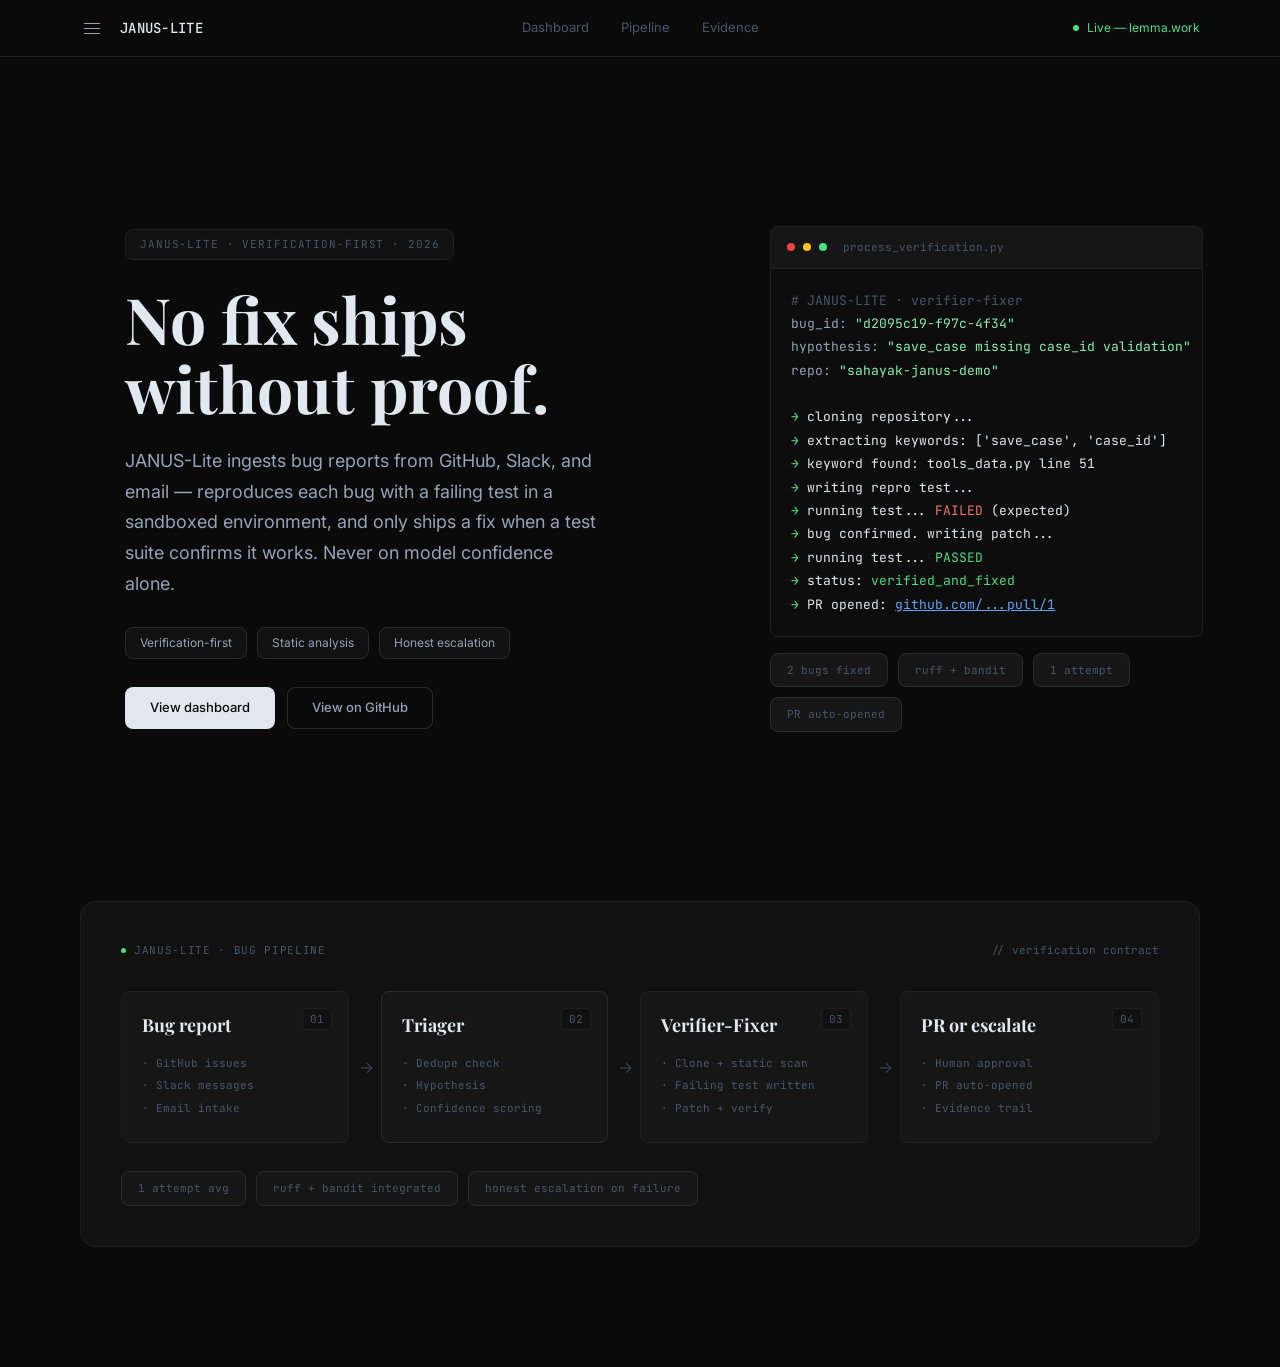
<file: janus-lite/site/index.html>
<!DOCTYPE html>
<html lang="en">
<head>
<meta charset="UTF-8" />
<meta name="viewport" content="width=device-width, initial-scale=1.0" />
<title>JANUS-LITE — No fix ships without proof.</title>
<link rel="preconnect" href="https://fonts.googleapis.com">
<link href="https://fonts.googleapis.com/css2?family=Playfair+Display:wght@400;500;600;700&family=Inter:wght@400;500;600&family=JetBrains+Mono:wght@400;500&display=swap" rel="stylesheet">
<link rel="stylesheet" href="css/style.css" />
</head>
<body>

<div class="sidebar-overlay" data-sidebar-overlay></div>
<aside class="sidebar" data-sidebar>
  <div class="sidebar-header">JANUS-LITE</div>
  <div class="sidebar-label">Navigation</div>
  <a class="sidebar-item" href="dashboard.html">Dashboard</a>
  <a class="sidebar-item" href="pipeline.html">Pipeline</a>
  <a class="sidebar-item" href="dashboard.html">Evidence</a>
  <div class="sidebar-divider"></div>
  <div class="sidebar-label">System</div>
  <div class="sidebar-system-item">Pod: janus-lite</div>
  <div class="sidebar-system-item">Model: Claude Sonnet</div>
  <div class="sidebar-system-item">Agent access <small>ayush@gappy.ai</small></div>
  <div class="sidebar-footer">v1.0 · Gappy AI Hackathon 2026</div>
</aside>

<header class="topnav">
  <div class="topnav-inner">
    <div class="topnav-left">
      <button class="menu-btn" data-menu-toggle aria-label="Open menu">
        <span></span><span></span><span></span>
      </button>
      <span class="brand">JANUS-LITE</span>
    </div>
    <nav class="topnav-center">
      <a href="dashboard.html">Dashboard</a>
      <a href="pipeline.html">Pipeline</a>
      <a href="dashboard.html">Evidence</a>
    </nav>
    <div class="topnav-right">
      <span class="pulse-dot"></span>
      <span>Live — lemma.work</span>
    </div>
  </div>
</header>

<section class="hero">
  <div class="hero-inner">
    <div class="hero-left">
      <span class="eyebrow-pill">Janus-lite · verification-first · 2026</span>
      <h1 class="hero-heading">No fix ships<br />without proof.</h1>
      <p class="hero-sub">JANUS-Lite ingests bug reports from GitHub, Slack, and email — reproduces each bug with a failing test in a sandboxed environment, and only ships a fix when a test suite confirms it works. Never on model confidence alone.</p>
      <div class="hero-tags">
        <span class="tag">Verification-first</span>
        <span class="tag">Static analysis</span>
        <span class="tag">Honest escalation</span>
      </div>
      <div class="hero-actions">
        <a class="btn btn-primary" href="dashboard.html">View dashboard</a>
        <a class="btn btn-secondary" href="https://github.com/Sriharinesh-Sureshkumar/sahayak-janus-demo" target="_blank" rel="noopener">View on GitHub</a>
      </div>
    </div>

    <div class="hero-right">
      <div class="term-window">
        <div class="term-chrome">
          <span class="term-dot red"></span>
          <span class="term-dot yellow"></span>
          <span class="term-dot green"></span>
          <span class="term-title">process_verification.py</span>
        </div>
        <div class="term-body"><span class="term-comment"># JANUS-LITE · verifier-fixer</span>
<span class="term-key">bug_id:</span> <span class="term-val">"d2095c19-f97c-4f34"</span>
<span class="term-key">hypothesis:</span> <span class="term-val">"save_case missing case_id validation"</span>
<span class="term-key">repo:</span> <span class="term-val">"sahayak-janus-demo"</span>

<span class="term-arrow">→</span> cloning repository...
<span class="term-arrow">→</span> extracting keywords: ['save_case', 'case_id']
<span class="term-arrow">→</span> keyword found: tools_data.py line 51
<span class="term-arrow">→</span> writing repro test...
<span class="term-arrow">→</span> running test... <span class="term-fail">FAILED</span> (expected)
<span class="term-arrow">→</span> bug confirmed. writing patch...
<span class="term-arrow">→</span> running test... <span class="term-pass">PASSED</span>
<span class="term-arrow">→</span> status: <span class="term-pass">verified_and_fixed</span>
<span class="term-arrow">→</span> PR opened: <a class="term-link" href="https://github.com/Sriharinesh-Sureshkumar/sahayak-janus-demo/pull/1" target="_blank" rel="noopener">github.com/...pull/1</a></div>
      </div>
      <div class="term-metrics">
        <span class="metric-pill">2 bugs fixed</span>
        <span class="metric-pill">ruff + bandit</span>
        <span class="metric-pill">1 attempt</span>
        <span class="metric-pill">PR auto-opened</span>
      </div>
    </div>
  </div>
</section>

<section class="pipeline-section">
  <div class="wrap">
    <div class="pipeline-card">
      <div class="pipeline-card-top">
        <div class="left"><span class="sidebar-dot"></span> Janus-lite · bug pipeline</div>
        <div class="right">// verification contract</div>
      </div>

      <div class="pipeline-boxes">
        <div class="pipeline-box">
          <span class="pipeline-box-badge">01</span>
          <h3 class="pipeline-box-title">Bug report</h3>
          <ul>
            <li>· GitHub issues</li>
            <li>· Slack messages</li>
            <li>· Email intake</li>
          </ul>
          <span class="pipeline-arrow">→</span>
        </div>
        <div class="pipeline-box active">
          <span class="pipeline-box-badge">02</span>
          <h3 class="pipeline-box-title">Triager</h3>
          <ul>
            <li>· Dedupe check</li>
            <li>· Hypothesis</li>
            <li>· Confidence scoring</li>
          </ul>
          <span class="pipeline-arrow">→</span>
        </div>
        <div class="pipeline-box">
          <span class="pipeline-box-badge">03</span>
          <h3 class="pipeline-box-title">Verifier-Fixer</h3>
          <ul>
            <li>· Clone + static scan</li>
            <li>· Failing test written</li>
            <li>· Patch + verify</li>
          </ul>
          <span class="pipeline-arrow">→</span>
        </div>
        <div class="pipeline-box">
          <span class="pipeline-box-badge">04</span>
          <h3 class="pipeline-box-title">PR or escalate</h3>
          <ul>
            <li>· Human approval</li>
            <li>· PR auto-opened</li>
            <li>· Evidence trail</li>
          </ul>
        </div>
      </div>

      <div class="pipeline-stats">
        <span class="metric-pill">1 attempt avg</span>
        <span class="metric-pill">ruff + bandit integrated</span>
        <span class="metric-pill">honest escalation on failure</span>
      </div>
    </div>
  </div>
</section>

<script src="js/app.js"></script>
</body>
</html>
</file>
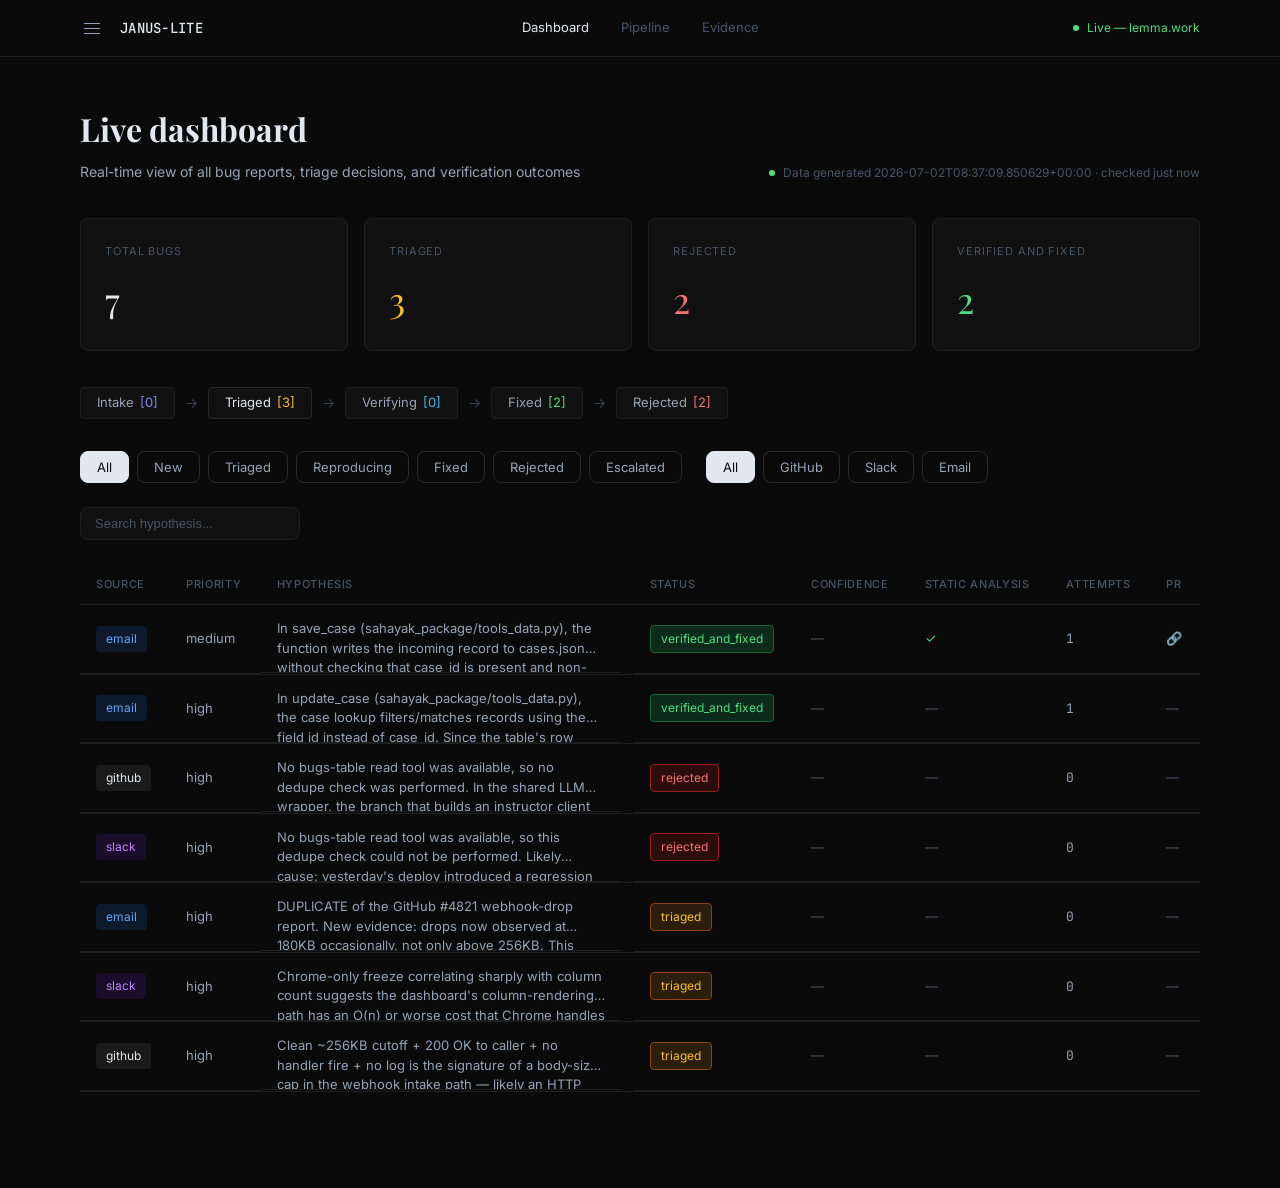
<file: janus-lite/site/dashboard.html>
<!DOCTYPE html>
<html lang="en">
<head>
<meta charset="UTF-8" />
<meta name="viewport" content="width=device-width, initial-scale=1.0" />
<title>Live dashboard — JANUS-LITE</title>
<link rel="preconnect" href="https://fonts.googleapis.com">
<link href="https://fonts.googleapis.com/css2?family=Playfair+Display:wght@400;500;600;700&family=Inter:wght@400;500;600&family=JetBrains+Mono:wght@400;500&display=swap" rel="stylesheet">
<link rel="stylesheet" href="css/style.css" />
</head>
<body>

<div class="sidebar-overlay" data-sidebar-overlay></div>
<aside class="sidebar" data-sidebar>
  <div class="sidebar-header">JANUS-LITE</div>
  <div class="sidebar-label">Navigation</div>
  <a class="sidebar-item active" href="dashboard.html"><span class="sidebar-dot"></span> Dashboard</a>
  <a class="sidebar-item" href="pipeline.html">Pipeline</a>
  <a class="sidebar-item" href="dashboard.html">Evidence</a>
  <div class="sidebar-divider"></div>
  <div class="sidebar-label">System</div>
  <div class="sidebar-system-item">Pod: janus-lite</div>
  <div class="sidebar-system-item">Model: Claude Sonnet</div>
  <div class="sidebar-system-item">Agent access <small>ayush@gappy.ai</small></div>
  <div class="sidebar-footer">v1.0 · Gappy AI Hackathon 2026</div>
</aside>

<header class="topnav">
  <div class="topnav-inner">
    <div class="topnav-left">
      <button class="menu-btn" data-menu-toggle aria-label="Open menu">
        <span></span><span></span><span></span>
      </button>
      <span class="brand">JANUS-LITE</span>
    </div>
    <nav class="topnav-center">
      <a href="dashboard.html" class="active">Dashboard</a>
      <a href="pipeline.html">Pipeline</a>
      <a href="dashboard.html">Evidence</a>
    </nav>
    <div class="topnav-right">
      <span class="pulse-dot"></span>
      <span>Live — lemma.work</span>
    </div>
  </div>
</header>

<main class="page">
  <div class="wrap">

    <div class="page-title-row">
      <div>
        <h1 class="page-title">Live dashboard</h1>
        <p class="page-subtitle">Real-time view of all bug reports, triage decisions, and verification outcomes</p>
      </div>
      <div class="page-meta">
        <span class="refresh-dot"></span>
        <span id="last-updated-text">Loading…</span>
      </div>
    </div>

    <div id="state-banner" class="state-banner"></div>

    <div class="metrics-row">
      <div class="metric-card">
        <div class="metric-label">Total bugs</div>
        <div class="metric-value" id="metric-total" style="color:#E2E8F0">&mdash;</div>
      </div>
      <div class="metric-card">
        <div class="metric-label">Triaged</div>
        <div class="metric-value" id="metric-triaged" style="color:#FBBF24">&mdash;</div>
      </div>
      <div class="metric-card">
        <div class="metric-label">Rejected</div>
        <div class="metric-value" id="metric-rejected" style="color:#F87171">&mdash;</div>
      </div>
      <div class="metric-card">
        <div class="metric-label">Verified and fixed</div>
        <div class="metric-value" id="metric-fixed" style="color:#4ADE80">&mdash;</div>
      </div>
    </div>

    <div class="flow-row">
      <div class="flow-step">Intake <span style="color:#818CF8">[<span id="flow-new">&mdash;</span>]</span></div>
      <span class="flow-connector">→</span>
      <div class="flow-step active">Triaged <span style="color:#FBBF24">[<span id="flow-triaged">&mdash;</span>]</span></div>
      <span class="flow-connector">→</span>
      <div class="flow-step">Verifying <span style="color:#38BDF8">[<span id="flow-reproducing">&mdash;</span>]</span></div>
      <span class="flow-connector">→</span>
      <div class="flow-step">Fixed <span style="color:#4ADE80">[<span id="flow-fixed">&mdash;</span>]</span></div>
      <span class="flow-connector">→</span>
      <div class="flow-step">Rejected <span style="color:#F87171">[<span id="flow-rejected">&mdash;</span>]</span></div>
    </div>

    <div class="filter-bar">
      <div class="filter-groups">
        <div class="filter-group">
          <button class="filter-pill selected" data-filter-status="all">All</button>
          <button class="filter-pill" data-filter-status="new">New</button>
          <button class="filter-pill" data-filter-status="triaged">Triaged</button>
          <button class="filter-pill" data-filter-status="reproducing">Reproducing</button>
          <button class="filter-pill" data-filter-status="verified_and_fixed">Fixed</button>
          <button class="filter-pill" data-filter-status="rejected">Rejected</button>
          <button class="filter-pill" data-filter-status="escalated">Escalated</button>
        </div>
        <div class="filter-group">
          <button class="filter-pill selected" data-filter-source="all">All</button>
          <button class="filter-pill" data-filter-source="github">GitHub</button>
          <button class="filter-pill" data-filter-source="slack">Slack</button>
          <button class="filter-pill" data-filter-source="email">Email</button>
        </div>
      </div>
      <input class="search-input" type="text" placeholder="Search hypothesis..." data-search />
    </div>

    <table class="bugs-table">
      <thead>
        <tr>
          <th>Source</th>
          <th>Priority</th>
          <th>Hypothesis</th>
          <th>Status</th>
          <th>Confidence</th>
          <th>Static analysis</th>
          <th>Attempts</th>
          <th>PR</th>
        </tr>
      </thead>
      <tbody id="bugs-tbody"></tbody>
    </table>

  </div>
</main>

<script src="js/app.js?v=3"></script>
<script src="js/dashboard.js?v=3"></script>
</body>
</html>
</file>
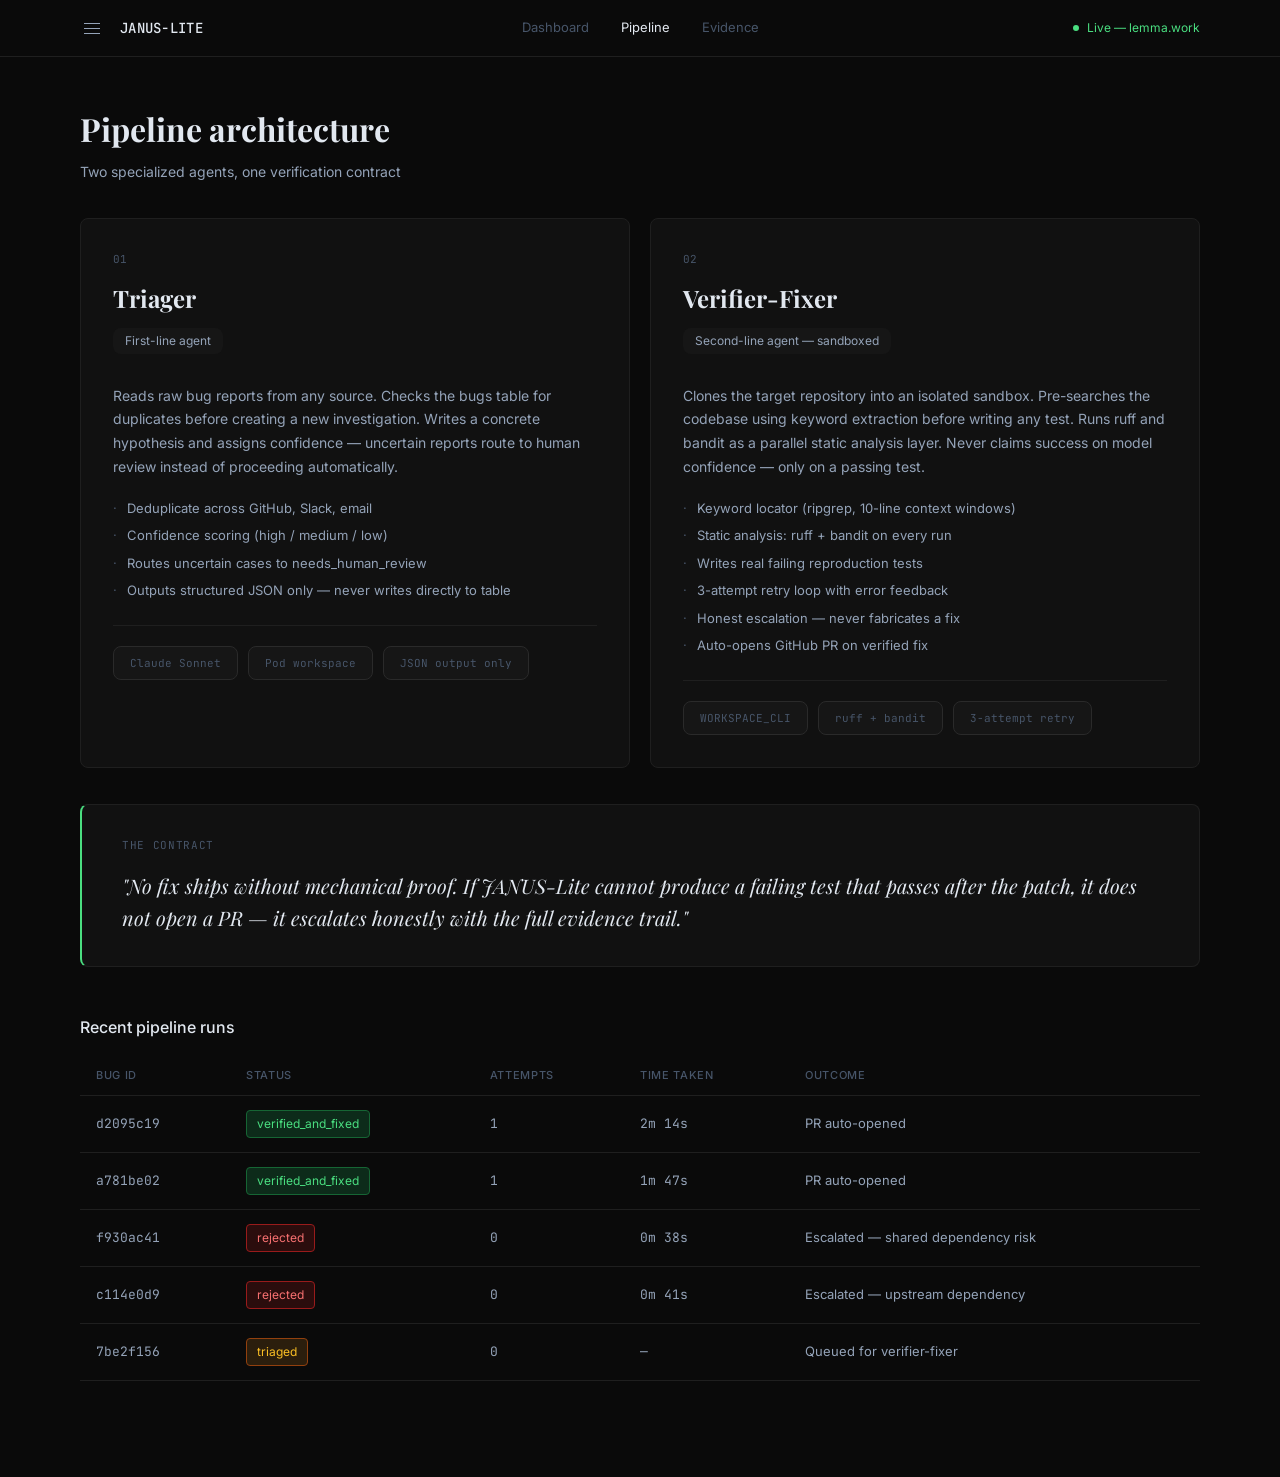
<file: janus-lite/site/pipeline.html>
<!DOCTYPE html>
<html lang="en">
<head>
<meta charset="UTF-8" />
<meta name="viewport" content="width=device-width, initial-scale=1.0" />
<title>Pipeline architecture — JANUS-LITE</title>
<link rel="preconnect" href="https://fonts.googleapis.com">
<link href="https://fonts.googleapis.com/css2?family=Playfair+Display:wght@400;500;600;700&family=Inter:wght@400;500;600&family=JetBrains+Mono:wght@400;500&display=swap" rel="stylesheet">
<link rel="stylesheet" href="css/style.css" />
</head>
<body>

<div class="sidebar-overlay" data-sidebar-overlay></div>
<aside class="sidebar" data-sidebar>
  <div class="sidebar-header">JANUS-LITE</div>
  <div class="sidebar-label">Navigation</div>
  <a class="sidebar-item" href="dashboard.html">Dashboard</a>
  <a class="sidebar-item active" href="pipeline.html"><span class="sidebar-dot"></span> Pipeline</a>
  <a class="sidebar-item" href="dashboard.html">Evidence</a>
  <div class="sidebar-divider"></div>
  <div class="sidebar-label">System</div>
  <div class="sidebar-system-item">Pod: janus-lite</div>
  <div class="sidebar-system-item">Model: Claude Sonnet</div>
  <div class="sidebar-system-item">Agent access <small>ayush@gappy.ai</small></div>
  <div class="sidebar-footer">v1.0 · Gappy AI Hackathon 2026</div>
</aside>

<header class="topnav">
  <div class="topnav-inner">
    <div class="topnav-left">
      <button class="menu-btn" data-menu-toggle aria-label="Open menu">
        <span></span><span></span><span></span>
      </button>
      <span class="brand">JANUS-LITE</span>
    </div>
    <nav class="topnav-center">
      <a href="dashboard.html">Dashboard</a>
      <a href="pipeline.html" class="active">Pipeline</a>
      <a href="dashboard.html">Evidence</a>
    </nav>
    <div class="topnav-right">
      <span class="pulse-dot"></span>
      <span>Live — lemma.work</span>
    </div>
  </div>
</header>

<main class="page">
  <div class="wrap">

    <div class="page-title-row">
      <div>
        <h1 class="page-title">Pipeline architecture</h1>
        <p class="page-subtitle">Two specialized agents, one verification contract</p>
      </div>
    </div>

    <div class="agent-cards">
      <div class="agent-card">
        <div class="agent-index">01</div>
        <h2 class="agent-title">Triager</h2>
        <span class="agent-role-tag">First-line agent</span>
        <p class="agent-desc">Reads raw bug reports from any source. Checks the bugs table for duplicates before creating a new investigation. Writes a concrete hypothesis and assigns confidence — uncertain reports route to human review instead of proceeding automatically.</p>
        <ul class="agent-list">
          <li>Deduplicate across GitHub, Slack, email</li>
          <li>Confidence scoring (high / medium / low)</li>
          <li>Routes uncertain cases to needs_human_review</li>
          <li>Outputs structured JSON only — never writes directly to table</li>
        </ul>
        <div class="agent-stat-row">
          <span class="metric-pill">Claude Sonnet</span>
          <span class="metric-pill">Pod workspace</span>
          <span class="metric-pill">JSON output only</span>
        </div>
      </div>

      <div class="agent-card">
        <div class="agent-index">02</div>
        <h2 class="agent-title">Verifier-Fixer</h2>
        <span class="agent-role-tag">Second-line agent — sandboxed</span>
        <p class="agent-desc">Clones the target repository into an isolated sandbox. Pre-searches the codebase using keyword extraction before writing any test. Runs ruff and bandit as a parallel static analysis layer. Never claims success on model confidence — only on a passing test.</p>
        <ul class="agent-list">
          <li>Keyword locator (ripgrep, 10-line context windows)</li>
          <li>Static analysis: ruff + bandit on every run</li>
          <li>Writes real failing reproduction tests</li>
          <li>3-attempt retry loop with error feedback</li>
          <li>Honest escalation — never fabricates a fix</li>
          <li>Auto-opens GitHub PR on verified fix</li>
        </ul>
        <div class="agent-stat-row">
          <span class="metric-pill">WORKSPACE_CLI</span>
          <span class="metric-pill">ruff + bandit</span>
          <span class="metric-pill">3-attempt retry</span>
        </div>
      </div>
    </div>

    <div class="contract-card">
      <div class="contract-label">The contract</div>
      <p class="contract-quote">"No fix ships without mechanical proof. If JANUS-Lite cannot produce a failing test that passes after the patch, it does not open a PR — it escalates honestly with the full evidence trail."</p>
    </div>

    <h2 class="section-title">Recent pipeline runs</h2>
    <table class="bugs-table">
      <thead>
        <tr>
          <th>Bug ID</th>
          <th>Status</th>
          <th>Attempts</th>
          <th>Time taken</th>
          <th>Outcome</th>
        </tr>
      </thead>
      <tbody>
        <tr>
          <td class="mono-cell">d2095c19</td>
          <td><span class="status-badge status-verified_and_fixed">verified_and_fixed</span></td>
          <td class="mono-cell attempts-mid">1</td>
          <td class="mono-cell">2m 14s</td>
          <td>PR auto-opened</td>
        </tr>
        <tr>
          <td class="mono-cell">a781be02</td>
          <td><span class="status-badge status-verified_and_fixed">verified_and_fixed</span></td>
          <td class="mono-cell attempts-mid">1</td>
          <td class="mono-cell">1m 47s</td>
          <td>PR auto-opened</td>
        </tr>
        <tr>
          <td class="mono-cell">f930ac41</td>
          <td><span class="status-badge status-rejected">rejected</span></td>
          <td class="mono-cell attempts-0">0</td>
          <td class="mono-cell">0m 38s</td>
          <td>Escalated — shared dependency risk</td>
        </tr>
        <tr>
          <td class="mono-cell">c114e0d9</td>
          <td><span class="status-badge status-rejected">rejected</span></td>
          <td class="mono-cell attempts-0">0</td>
          <td class="mono-cell">0m 41s</td>
          <td>Escalated — upstream dependency</td>
        </tr>
        <tr>
          <td class="mono-cell">7be2f156</td>
          <td><span class="status-badge status-triaged">triaged</span></td>
          <td class="mono-cell attempts-0">0</td>
          <td class="mono-cell">&mdash;</td>
          <td>Queued for verifier-fixer</td>
        </tr>
      </tbody>
    </table>

  </div>
</main>

<script src="js/app.js"></script>
</body>
</html>
</file>
<file: janus-lite/site/css/style.css>
/* ===========================================================
   JANUS-LITE design system
   =========================================================== */

:root {
  /* backgrounds */
  --bg-page: #0A0A0A;
  --bg-card: #111111;
  --bg-elevated: #161616;
  --bg-code: #0D0D0D;
  --bg-panel: #0F0F0F;
  --bg-sidebar: #0F0F0F;
  --bg-overlay: rgba(10, 10, 10, 0.6);

  /* borders */
  --border: #1F1F1F;
  --border-hover: #2A2A2A;

  /* text */
  --text-primary: #E2E8F0;
  --text-secondary: #94A3B8;
  --text-muted: #475569;
  --text-code: #86EFAC;

  /* status */
  --status-fixed-text: #4ADE80;
  --status-fixed-bg: #0D2B1A;
  --status-fixed-border: #166534;

  --status-rejected-text: #F87171;
  --status-rejected-bg: #2B0D0D;
  --status-rejected-border: #991B1B;

  --status-triaged-text: #FBBF24;
  --status-triaged-bg: #2B1E0D;
  --status-triaged-border: #92400E;

  --status-review-text: #818CF8;
  --status-review-bg: #1A1A2B;
  --status-review-border: #3730A3;

  --status-escalated-text: #FB923C;
  --status-escalated-bg: #2B1A0D;
  --status-escalated-border: #9A3412;

  --status-new-text: #818CF8;
  --status-new-bg: #1A1A2B;
  --status-new-border: #3730A3;

  --status-reproducing-text: #38BDF8;
  --status-reproducing-bg: #0D1F2B;
  --status-reproducing-border: #075985;

  /* priority */
  --priority-critical: #EF4444;
  --priority-high: #F97316;
  --priority-medium: #EAB308;
  --priority-low: #6B7280;

  /* source badges */
  --source-github-bg: #1A1A1A;
  --source-github-text: #E2E8F0;
  --source-slack-bg: #1A0D2B;
  --source-slack-text: #C084FC;
  --source-email-bg: #0D1A2B;
  --source-email-text: #60A5FA;

  /* diff */
  --diff-add-bg: #166534;
  --diff-add-text: #4ADE80;
  --diff-del-bg: #7F1D1D;
  --diff-del-text: #FCA5A5;

  --link: #60A5FA;

  --font-serif: "Playfair Display", Georgia, serif;
  --font-sans: "Inter", -apple-system, sans-serif;
  --font-mono: "JetBrains Mono", "SFMono-Regular", monospace;
}

* {
  box-sizing: border-box;
}

html,
body {
  margin: 0;
  padding: 0;
}

body {
  background: var(--bg-page);
  color: var(--text-primary);
  font-family: var(--font-sans);
  font-size: 14px;
  line-height: 1.5;
  -webkit-font-smoothing: antialiased;
}

a {
  color: inherit;
  text-decoration: none;
}

ul {
  margin: 0;
  padding: 0;
  list-style: none;
}

button {
  font-family: inherit;
  cursor: pointer;
}

.wrap {
  max-width: 1200px;
  margin: 0 auto;
  padding: 0 40px;
}

/* ---------------------------------------------------------
   Top navigation
   --------------------------------------------------------- */

.topnav {
  position: sticky;
  top: 0;
  z-index: 40;
  background: var(--bg-page);
  border-bottom: 1px solid var(--border);
}

.topnav-inner {
  max-width: 1200px;
  margin: 0 auto;
  padding: 0 40px;
  height: 56px;
  display: flex;
  align-items: center;
  justify-content: space-between;
}

.topnav-left {
  display: flex;
  align-items: center;
  gap: 16px;
  width: 200px;
}

.menu-btn {
  background: none;
  border: none;
  padding: 4px;
  display: flex;
  flex-direction: column;
  gap: 4px;
  justify-content: center;
}

.menu-btn span {
  display: block;
  width: 16px;
  height: 1px;
  background: #94A3B8;
}

.brand {
  font-family: var(--font-mono);
  font-size: 14px;
  font-weight: 500;
  color: var(--text-primary);
  letter-spacing: 0.02em;
}

.topnav-center {
  display: flex;
  gap: 32px;
  justify-content: center;
  flex: 1;
}

.topnav-center a {
  font-size: 13px;
  color: var(--text-muted);
  transition: color 0.15s ease;
}

.topnav-center a:hover {
  color: var(--text-secondary);
}

.topnav-center a.active {
  color: var(--text-primary);
}

.topnav-right {
  display: flex;
  align-items: center;
  justify-content: flex-end;
  gap: 8px;
  width: 200px;
  font-size: 12px;
  color: var(--status-fixed-text);
}

.pulse-dot {
  width: 6px;
  height: 6px;
  border-radius: 50%;
  background: var(--status-fixed-text);
  animation: pulse 2s ease-in-out infinite;
}

@keyframes pulse {
  0%, 100% { opacity: 1; }
  50% { opacity: 0.35; }
}

/* ---------------------------------------------------------
   Sidebar
   --------------------------------------------------------- */

.sidebar-overlay {
  position: fixed;
  inset: 0;
  background: var(--bg-overlay);
  z-index: 49;
  opacity: 0;
  pointer-events: none;
  transition: opacity 0.2s ease;
}

.sidebar-overlay.open {
  opacity: 1;
  pointer-events: auto;
}

.sidebar {
  position: fixed;
  top: 0;
  left: 0;
  bottom: 0;
  width: 240px;
  background: var(--bg-sidebar);
  border-right: 1px solid var(--border);
  z-index: 50;
  transform: translateX(-100%);
  transition: transform 0.2s ease;
  display: flex;
  flex-direction: column;
}

.sidebar.open {
  transform: translateX(0);
}

.sidebar-header {
  padding: 24px 20px;
  border-bottom: 1px solid var(--border);
  font-family: var(--font-mono);
  font-size: 13px;
  color: var(--text-primary);
}

.sidebar-label {
  font-size: 10px;
  color: var(--text-muted);
  text-transform: uppercase;
  letter-spacing: 0.08em;
  padding: 16px 20px 8px;
}

.sidebar-item {
  display: flex;
  align-items: center;
  gap: 8px;
  font-size: 14px;
  color: var(--text-secondary);
  padding: 10px 20px;
  margin: 0 8px;
  border-radius: 4px;
}

.sidebar-item:hover {
  background: var(--bg-elevated);
  color: var(--text-primary);
}

.sidebar-item.active {
  color: var(--text-primary);
}

.sidebar-dot {
  width: 5px;
  height: 5px;
  border-radius: 50%;
  background: var(--status-fixed-text);
}

.sidebar-system-item {
  font-size: 13px;
  color: var(--text-muted);
  padding: 8px 20px;
}

.sidebar-system-item small {
  display: block;
  font-size: 11px;
  margin-top: 2px;
}

.sidebar-divider {
  height: 1px;
  background: var(--border);
  margin: 12px 20px;
}

.sidebar-footer {
  margin-top: auto;
  padding: 20px;
  font-family: var(--font-mono);
  font-size: 10px;
  color: var(--text-muted);
  border-top: 1px solid var(--border);
}

/* ---------------------------------------------------------
   Pills / badges / buttons
   --------------------------------------------------------- */

.pill {
  display: inline-flex;
  align-items: center;
  gap: 8px;
  background: var(--bg-card);
  border: 1px solid var(--border);
  border-radius: 8px;
  padding: 6px 14px;
  font-family: var(--font-mono);
  font-size: 11px;
  color: var(--text-muted);
}

.tag {
  display: inline-flex;
  background: var(--bg-card);
  border: 1px solid var(--border-hover);
  border-radius: 8px;
  padding: 6px 14px;
  font-size: 12px;
  color: var(--text-secondary);
}

.btn {
  display: inline-flex;
  align-items: center;
  justify-content: center;
  font-size: 13px;
  font-weight: 500;
  padding: 10px 24px;
  border-radius: 8px;
  border: 1px solid transparent;
}

.btn-primary {
  background: var(--text-primary);
  color: var(--bg-page);
}

.btn-secondary {
  background: transparent;
  border: 1px solid var(--border-hover);
  color: var(--text-secondary);
}

.metric-pill {
  background: var(--bg-elevated);
  border: 1px solid var(--border-hover);
  border-radius: 8px;
  padding: 8px 16px;
  font-family: var(--font-mono);
  font-size: 11px;
  color: var(--text-muted);
}

.filter-pill {
  background: transparent;
  border: 1px solid var(--border-hover);
  color: var(--text-secondary);
  border-radius: 8px;
  padding: 7px 16px;
  font-size: 13px;
}

.filter-pill.selected {
  background: var(--text-primary);
  border-color: var(--text-primary);
  color: var(--bg-page);
}

.status-badge {
  display: inline-flex;
  align-items: center;
  border-radius: 4px;
  padding: 4px 10px;
  font-size: 12px;
  border: 1px solid;
  white-space: nowrap;
}

.status-verified_and_fixed {
  color: var(--status-fixed-text);
  background: var(--status-fixed-bg);
  border-color: var(--status-fixed-border);
}

.status-rejected {
  color: var(--status-rejected-text);
  background: var(--status-rejected-bg);
  border-color: var(--status-rejected-border);
}

.status-triaged {
  color: var(--status-triaged-text);
  background: var(--status-triaged-bg);
  border-color: var(--status-triaged-border);
}

.status-needs_human_review {
  color: var(--status-review-text);
  background: var(--status-review-bg);
  border-color: var(--status-review-border);
}

.status-escalated {
  color: var(--status-escalated-text);
  background: var(--status-escalated-bg);
  border-color: var(--status-escalated-border);
}

.status-new {
  color: var(--status-new-text);
  background: var(--status-new-bg);
  border-color: var(--status-new-border);
}

.status-reproducing {
  color: var(--status-reproducing-text);
  background: var(--status-reproducing-bg);
  border-color: var(--status-reproducing-border);
}

.source-badge {
  display: inline-flex;
  border-radius: 4px;
  padding: 4px 10px;
  font-size: 12px;
}

.source-github { background: var(--source-github-bg); color: var(--source-github-text); }
.source-slack { background: var(--source-slack-bg); color: var(--source-slack-text); }
.source-email { background: var(--source-email-bg); color: var(--source-email-text); }

.confidence-pill {
  display: inline-flex;
  border-radius: 4px;
  padding: 3px 9px;
  font-size: 11px;
  font-family: var(--font-mono);
  border: 1px solid;
  background: transparent;
}

.confidence-high { color: var(--status-fixed-text); border-color: var(--status-fixed-border); }
.confidence-medium { color: var(--status-triaged-text); border-color: var(--status-triaged-border); }
.confidence-low { color: var(--status-rejected-text); border-color: var(--status-rejected-border); }

.priority-critical { color: var(--priority-critical); }
.priority-high { color: var(--priority-high); }
.priority-medium { color: var(--priority-medium); }
.priority-low { color: var(--priority-low); }

/* ---------------------------------------------------------
   Hero
   --------------------------------------------------------- */

.hero {
  min-height: calc(100vh - 56px);
  display: flex;
  align-items: center;
  padding: 80px 0;
}

.hero-inner {
  max-width: 1200px;
  margin: 0 auto;
  padding: 0 40px;
  display: grid;
  grid-template-columns: 58% 42%;
  gap: 48px;
  align-items: center;
}

.eyebrow-pill {
  display: inline-block;
  background: var(--bg-card);
  border: 1px solid var(--border);
  border-radius: 8px;
  padding: 6px 14px;
  font-family: var(--font-mono);
  font-size: 11px;
  letter-spacing: 0.08em;
  text-transform: uppercase;
  color: var(--text-muted);
  margin-bottom: 24px;
}

.hero-heading {
  font-family: var(--font-serif);
  font-weight: 700;
  font-size: 64px;
  line-height: 1.08;
  color: var(--text-primary);
  margin: 0 0 24px;
}

.hero-sub {
  font-size: 18px;
  color: var(--text-secondary);
  max-width: 480px;
  line-height: 1.7;
  margin: 0 0 28px;
}

.hero-tags {
  display: flex;
  gap: 10px;
  flex-wrap: wrap;
  margin-bottom: 28px;
}

.hero-actions {
  display: flex;
  gap: 12px;
}

/* terminal window */

.term-window {
  background: var(--bg-elevated);
  border: 1px solid var(--border);
  border-radius: 8px;
  overflow: hidden;
}

.term-chrome {
  display: flex;
  align-items: center;
  gap: 8px;
  padding: 12px 16px;
  border-bottom: 1px solid var(--border);
}

.term-dot {
  width: 8px;
  height: 8px;
  border-radius: 50%;
}

.term-dot.red { background: #EF4444; }
.term-dot.yellow { background: #FBBF24; }
.term-dot.green { background: #4ADE80; }

.term-title {
  margin-left: 8px;
  font-family: var(--font-mono);
  font-size: 11px;
  color: var(--text-muted);
}

.term-body {
  background: var(--bg-code);
  padding: 20px;
  font-family: var(--font-mono);
  font-size: 13px;
  line-height: 1.8;
  overflow-x: auto;
  white-space: pre;
}

.term-comment { color: var(--text-muted); }
.term-key { color: var(--text-secondary); }
.term-val { color: var(--text-code); }
.term-arrow { color: var(--status-fixed-text); }
.term-fail { color: var(--status-rejected-text); }
.term-pass { color: var(--status-fixed-text); }
.term-link { color: var(--link); text-decoration: underline; }

.term-metrics {
  display: flex;
  gap: 10px;
  flex-wrap: wrap;
  margin-top: 16px;
}

/* ---------------------------------------------------------
   Pipeline section (landing)
   --------------------------------------------------------- */

.pipeline-section {
  padding: 0 0 120px;
}

.pipeline-card {
  background: var(--bg-card);
  border: 1px solid var(--border);
  border-radius: 16px;
  padding: 40px;
}

.pipeline-card-top {
  display: flex;
  align-items: center;
  justify-content: space-between;
  margin-bottom: 32px;
}

.pipeline-card-top .left {
  display: flex;
  align-items: center;
  gap: 8px;
  font-family: var(--font-mono);
  font-size: 11px;
  color: var(--text-muted);
  text-transform: uppercase;
  letter-spacing: 0.06em;
}

.pipeline-card-top .right {
  font-family: var(--font-mono);
  font-size: 11px;
  color: var(--text-muted);
}

.pipeline-boxes {
  display: grid;
  grid-template-columns: repeat(4, 1fr);
  gap: 0;
  align-items: stretch;
  position: relative;
}

.pipeline-box {
  background: var(--bg-elevated);
  border: 1px solid var(--border);
  border-radius: 8px;
  padding: 20px;
  position: relative;
  margin-right: 32px;
}

.pipeline-box:last-child {
  margin-right: 0;
}

.pipeline-box.active {
  border-color: var(--border-hover);
}

.pipeline-box-badge {
  position: absolute;
  top: 16px;
  right: 16px;
  background: var(--bg-card);
  border: 1px solid var(--border);
  border-radius: 4px;
  padding: 2px 7px;
  font-family: var(--font-mono);
  font-size: 11px;
  color: var(--text-muted);
}

.pipeline-box-title {
  font-family: var(--font-serif);
  font-size: 18px;
  color: var(--text-primary);
  margin: 0 0 16px;
  padding-right: 32px;
}

.pipeline-box ul li {
  font-family: var(--font-mono);
  font-size: 11px;
  color: var(--text-muted);
  margin-bottom: 6px;
}

.pipeline-arrow {
  position: absolute;
  top: 50%;
  right: -26px;
  transform: translateY(-50%);
  color: #374151;
  font-size: 16px;
}

.pipeline-stats {
  display: flex;
  gap: 10px;
  margin-top: 28px;
  flex-wrap: wrap;
}

/* ---------------------------------------------------------
   Page headers (dashboard / pipeline)
   --------------------------------------------------------- */

.page {
  padding: 48px 0 96px;
}

.page-title-row {
  display: flex;
  align-items: flex-end;
  justify-content: space-between;
  margin-bottom: 36px;
  gap: 24px;
  flex-wrap: wrap;
}

.page-title {
  font-family: var(--font-serif);
  font-size: 32px;
  color: var(--text-primary);
  margin: 0 0 8px;
}

.page-subtitle {
  font-size: 14px;
  color: var(--text-secondary);
  margin: 0;
}

.page-meta {
  display: flex;
  align-items: center;
  gap: 8px;
  font-size: 12px;
  color: var(--text-muted);
  white-space: nowrap;
}

.refresh-dot {
  width: 6px;
  height: 6px;
  border-radius: 50%;
  background: var(--status-fixed-text);
}

/* metric cards */

.metrics-row {
  display: grid;
  grid-template-columns: repeat(4, 1fr);
  gap: 16px;
  margin-bottom: 36px;
}

.metric-card {
  background: var(--bg-card);
  border: 1px solid var(--border);
  border-radius: 8px;
  padding: 24px;
}

.metric-label {
  font-size: 11px;
  color: var(--text-muted);
  text-transform: uppercase;
  letter-spacing: 0.08em;
  margin-bottom: 12px;
}

.metric-value {
  font-family: var(--font-serif);
  font-size: 36px;
}

/* compact pipeline flow */

.flow-row {
  display: flex;
  align-items: center;
  gap: 10px;
  margin-bottom: 32px;
  flex-wrap: wrap;
}

.flow-step {
  height: 32px;
  display: flex;
  align-items: center;
  padding: 0 16px;
  background: var(--bg-card);
  border: 1px solid var(--border);
  border-radius: 4px;
  font-size: 13px;
  color: var(--text-secondary);
  gap: 6px;
}

.flow-step.active {
  border-color: var(--border-hover);
  color: var(--text-primary);
}

.flow-connector {
  color: #374151;
  font-size: 14px;
}

/* filter bar */

.filter-bar {
  display: flex;
  align-items: center;
  justify-content: space-between;
  gap: 24px;
  flex-wrap: wrap;
  margin-bottom: 24px;
}

.filter-groups {
  display: flex;
  gap: 24px;
  flex-wrap: wrap;
}

.filter-group {
  display: flex;
  gap: 8px;
  flex-wrap: wrap;
}

.search-input {
  background: var(--bg-card);
  border: 1px solid var(--border);
  border-radius: 8px;
  padding: 8px 14px;
  color: var(--text-primary);
  font-size: 13px;
  min-width: 220px;
}

.search-input::placeholder {
  color: var(--text-muted);
}

/* table */

.bugs-table {
  width: 100%;
  border-collapse: collapse;
}

.bugs-table th {
  text-align: left;
  font-size: 11px;
  color: var(--text-muted);
  text-transform: uppercase;
  letter-spacing: 0.06em;
  border-bottom: 1px solid var(--border);
  padding: 12px 16px;
  font-weight: 500;
}

.bugs-table td {
  padding: 14px 16px;
  border-bottom: 1px solid var(--border);
  font-size: 13px;
  color: var(--text-secondary);
  vertical-align: middle;
}

.bugs-table tbody tr.data-row {
  cursor: pointer;
  transition: background 0.1s ease;
}

.bugs-table tbody tr.data-row:hover {
  background: var(--bg-card);
}

.bugs-table tbody tr.data-row.expanded {
  background: var(--bg-card);
}

.hypothesis-cell {
  color: var(--text-primary);
  max-width: 360px;
  display: -webkit-box;
  -webkit-line-clamp: 2;
  -webkit-box-orient: vertical;
  overflow: hidden;
}

.mono-cell {
  font-family: var(--font-mono);
}

.attempts-0 { color: var(--text-secondary); }
.attempts-mid { color: var(--status-triaged-text); }
.attempts-max { color: var(--status-rejected-text); }

.check-yes { color: var(--status-fixed-text); }
.check-no, .dash { color: var(--text-muted); }

.pr-link { color: var(--link); }

/* expanded row detail */

.detail-row td {
  padding: 0;
  border-bottom: 1px solid var(--border);
}

.detail-panel {
  display: none;
  background: var(--bg-panel);
  padding: 24px 32px;
}

.detail-row.open .detail-panel {
  display: grid;
}

.detail-panel {
  grid-template-columns: 60% 40%;
  gap: 32px;
}

.detail-col-left {
  display: flex;
  flex-direction: column;
  gap: 24px;
}

.detail-col-right {
  display: flex;
  flex-direction: column;
  gap: 20px;
}

.detail-label {
  font-size: 11px;
  color: var(--text-muted);
  text-transform: uppercase;
  letter-spacing: 0.06em;
  margin-bottom: 8px;
}

.detail-text {
  font-size: 14px;
  color: var(--text-secondary);
  line-height: 1.7;
}

.code-block {
  background: var(--bg-code);
  border: 1px solid var(--border);
  border-radius: 8px;
  padding: 16px;
  font-family: var(--font-mono);
  font-size: 12px;
  color: var(--text-code);
  line-height: 1.7;
  overflow-x: auto;
  white-space: pre;
}

.diff-block {
  border: 1px solid var(--border);
  border-radius: 8px;
  overflow: hidden;
  font-family: var(--font-mono);
  font-size: 12px;
}

.diff-line {
  padding: 8px 16px;
}

.diff-del { background: var(--diff-del-bg); color: var(--diff-del-text); }
.diff-add { background: var(--diff-add-bg); color: var(--diff-add-text); }

.evidence-block {
  background: var(--bg-code);
  border: 1px solid var(--border);
  border-radius: 8px;
  padding: 16px;
  font-family: var(--font-mono);
  font-size: 12px;
  color: var(--text-code);
  line-height: 1.8;
  white-space: pre-wrap;
}

.findings-block {
  font-family: var(--font-mono);
  font-size: 12px;
  color: var(--text-secondary);
  line-height: 1.8;
  white-space: pre-wrap;
}

.state-banner {
  padding: 12px 16px;
  border-radius: 8px;
  font-size: 13px;
  margin-bottom: 16px;
  border: 1px solid;
  display: none;
}

.state-banner.loading {
  display: block;
  background: var(--bg-card);
  border-color: var(--border);
  color: var(--text-secondary);
}

.state-banner.error {
  display: block;
  background: var(--status-rejected-bg);
  border-color: var(--status-rejected-border);
  color: var(--status-rejected-text);
}

.result-card {
  border-radius: 8px;
  padding: 12px 16px;
  font-size: 13px;
}

.result-card.fixed {
  background: var(--status-fixed-bg);
  border: 1px solid var(--status-fixed-border);
  color: var(--status-fixed-text);
}

.result-card a {
  color: var(--link);
  display: block;
  margin-top: 4px;
  word-break: break-all;
}

/* ---------------------------------------------------------
   Pipeline / agent page
   --------------------------------------------------------- */

.agent-cards {
  display: grid;
  grid-template-columns: 1fr 1fr;
  gap: 20px;
  margin-bottom: 36px;
}

.agent-card {
  background: var(--bg-card);
  border: 1px solid var(--border);
  border-radius: 8px;
  padding: 32px;
}

.agent-index {
  font-family: var(--font-mono);
  font-size: 11px;
  color: var(--text-muted);
  margin-bottom: 12px;
}

.agent-title {
  font-family: var(--font-serif);
  font-size: 24px;
  color: var(--text-primary);
  margin: 0 0 12px;
}

.agent-role-tag {
  display: inline-block;
  background: var(--bg-elevated);
  color: var(--text-secondary);
  border-radius: 8px;
  padding: 4px 12px;
  font-size: 12px;
  margin-bottom: 16px;
}

.agent-desc {
  font-size: 14px;
  color: var(--text-secondary);
  line-height: 1.7;
  margin-bottom: 20px;
}

.agent-list {
  margin-bottom: 24px;
}

.agent-list li {
  font-size: 13px;
  color: var(--text-secondary);
  padding-left: 14px;
  position: relative;
  margin-bottom: 8px;
}

.agent-list li::before {
  content: "\00b7";
  position: absolute;
  left: 0;
  color: var(--text-muted);
}

.agent-stat-row {
  display: flex;
  gap: 10px;
  flex-wrap: wrap;
  border-top: 1px solid var(--border);
  padding-top: 20px;
}

.contract-card {
  background: var(--bg-card);
  border-left: 2px solid var(--status-fixed-text);
  border-top: 1px solid var(--border);
  border-right: 1px solid var(--border);
  border-bottom: 1px solid var(--border);
  border-radius: 8px;
  padding: 32px 40px;
  margin-bottom: 48px;
}

.contract-label {
  font-family: var(--font-mono);
  font-size: 11px;
  color: var(--text-muted);
  text-transform: uppercase;
  letter-spacing: 0.06em;
  margin-bottom: 16px;
}

.contract-quote {
  font-family: var(--font-serif);
  font-style: italic;
  font-size: 20px;
  color: var(--text-primary);
  line-height: 1.6;
  margin: 0;
}

.section-title {
  font-size: 16px;
  font-weight: 500;
  color: var(--text-primary);
  margin: 0 0 16px;
}

/* ---------------------------------------------------------
   Responsive
   --------------------------------------------------------- */

@media (max-width: 900px) {
  .hero-inner {
    grid-template-columns: 1fr;
  }

  .hero-heading {
    font-size: 44px;
  }

  .pipeline-boxes,
  .metrics-row,
  .agent-cards {
    grid-template-columns: 1fr;
  }

  .pipeline-box {
    margin-right: 0;
    margin-bottom: 32px;
  }

  .pipeline-arrow {
    display: none;
  }

  .detail-panel {
    grid-template-columns: 1fr;
  }

  .topnav-center {
    display: none;
  }
}
</file>
